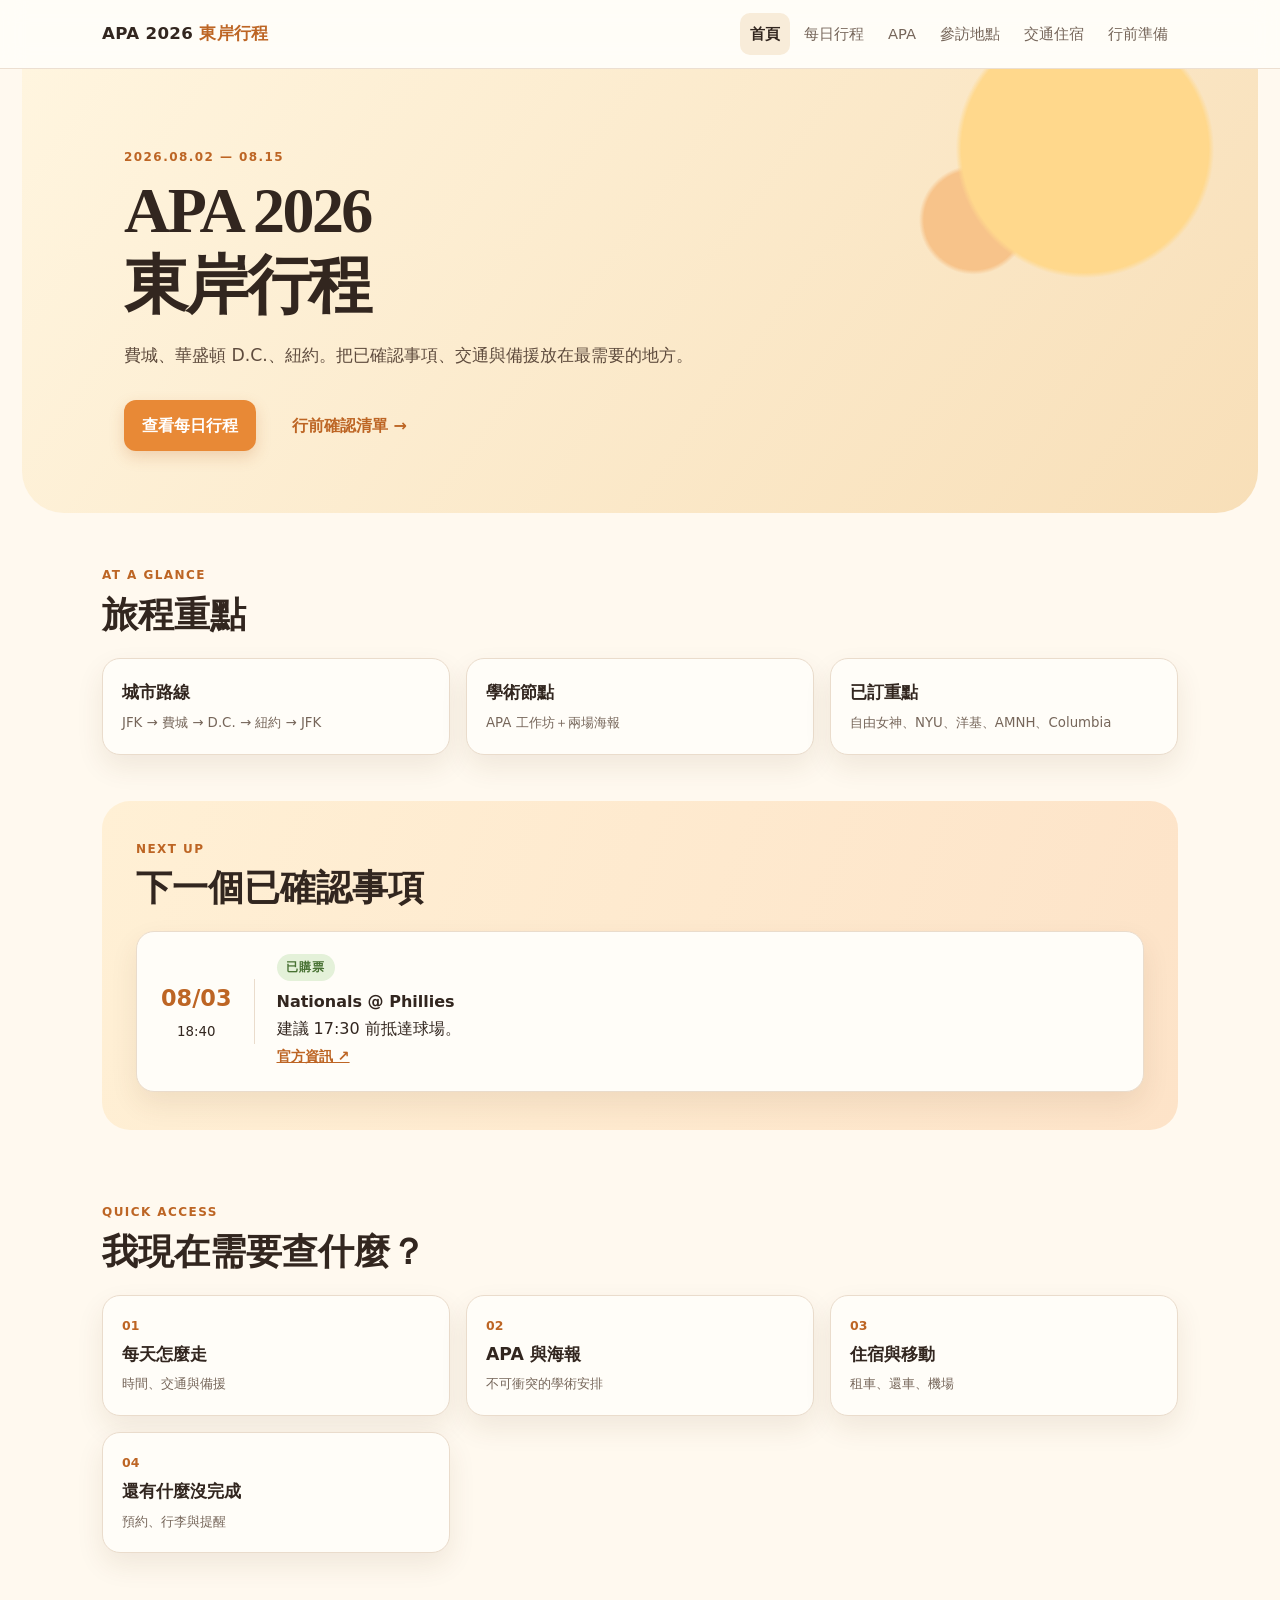
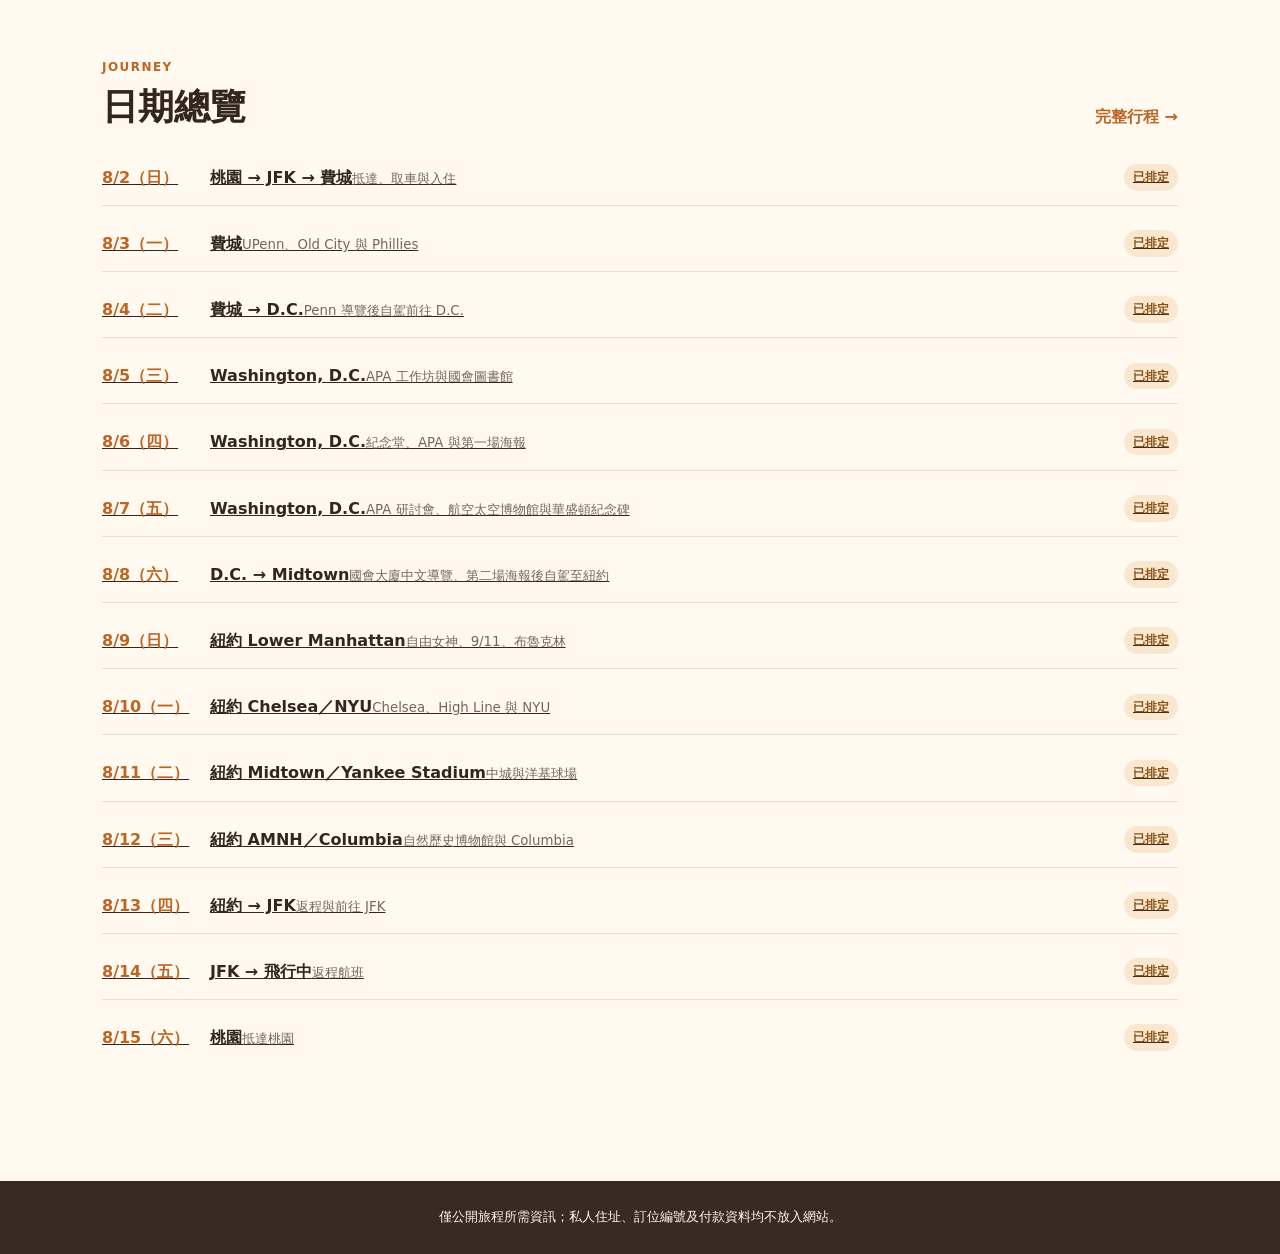
<file: index.html>
<!doctype html>
<html lang="zh-Hant">
<head>
  <meta charset="utf-8">
  <meta name="viewport" content="width=device-width, initial-scale=1">
  <meta name="theme-color" content="#e88936">
  <meta name="description" content="APA 2026 美國東岸研討會與親子旅遊行程。">
  <title>APA 2026 東岸行程</title>
  <link rel="manifest" href="manifest.webmanifest">
  <link rel="stylesheet" href="style.css">
</head>
<body>
  <header class="site-header"><nav class="nav" aria-label="主要導覽"><a class="brand" href="index.html">APA 2026 <span>東岸行程</span></a><button class="nav-toggle" type="button" aria-expanded="false" aria-controls="navLinks">選單</button><div class="nav-links" id="navLinks"><a aria-current="page" href="index.html">首頁</a><a href="itinerary.html">每日行程</a><a href="apa.html">APA</a><a href="attractions.html">參訪地點</a><a href="logistics.html">交通住宿</a><a href="prep.html">行前準備</a></div></nav></header>
  <main>
    <section class="hero"><p class="eyebrow">2026.08.02 — 08.15</p><h1>APA 2026<br>東岸行程</h1><p>費城、華盛頓 D.C.、紐約。把已確認事項、交通與備援放在最需要的地方。</p><div class="hero-actions"><a class="button primary" href="itinerary.html">查看每日行程</a><a class="button text-button" href="prep.html">行前確認清單 →</a></div></section>
    <section class="section compact-section"><div class="section-heading"><p class="eyebrow">AT A GLANCE</p><h2>旅程重點</h2></div><div class="glance-grid" id="homeGlance" aria-live="polite"></div></section>
    <section class="section warm-panel"><div class="section-heading"><p class="eyebrow">NEXT UP</p><h2>下一個已確認事項</h2></div><div id="nextBooking" class="next-booking" aria-live="polite"></div></section>
    <section class="section"><div class="section-heading"><p class="eyebrow">QUICK ACCESS</p><h2>我現在需要查什麼？</h2></div><div class="quick-link-grid"><a href="itinerary.html"><span>01</span><strong>每天怎麼走</strong><small>時間、交通與備援</small></a><a href="apa.html"><span>02</span><strong>APA 與海報</strong><small>不可衝突的學術安排</small></a><a href="logistics.html"><span>03</span><strong>住宿與移動</strong><small>租車、還車、機場</small></a><a href="prep.html"><span>04</span><strong>還有什麼沒完成</strong><small>預約、行李與提醒</small></a></div></section>
    <section class="section"><div class="section-heading row-heading"><div><p class="eyebrow">JOURNEY</p><h2>日期總覽</h2></div><a class="text-link" href="itinerary.html">完整行程 →</a></div><div id="homeTimeline" class="mini-timeline" aria-live="polite"></div></section>
  </main>
  <footer class="footer">僅公開旅程所需資訊；私人住址、訂位編號及付款資料均不放入網站。</footer>
  <script src="trip-config.js"></script><script src="content-sync.js"></script><script src="script.js"></script>
</body>
</html>
</file>
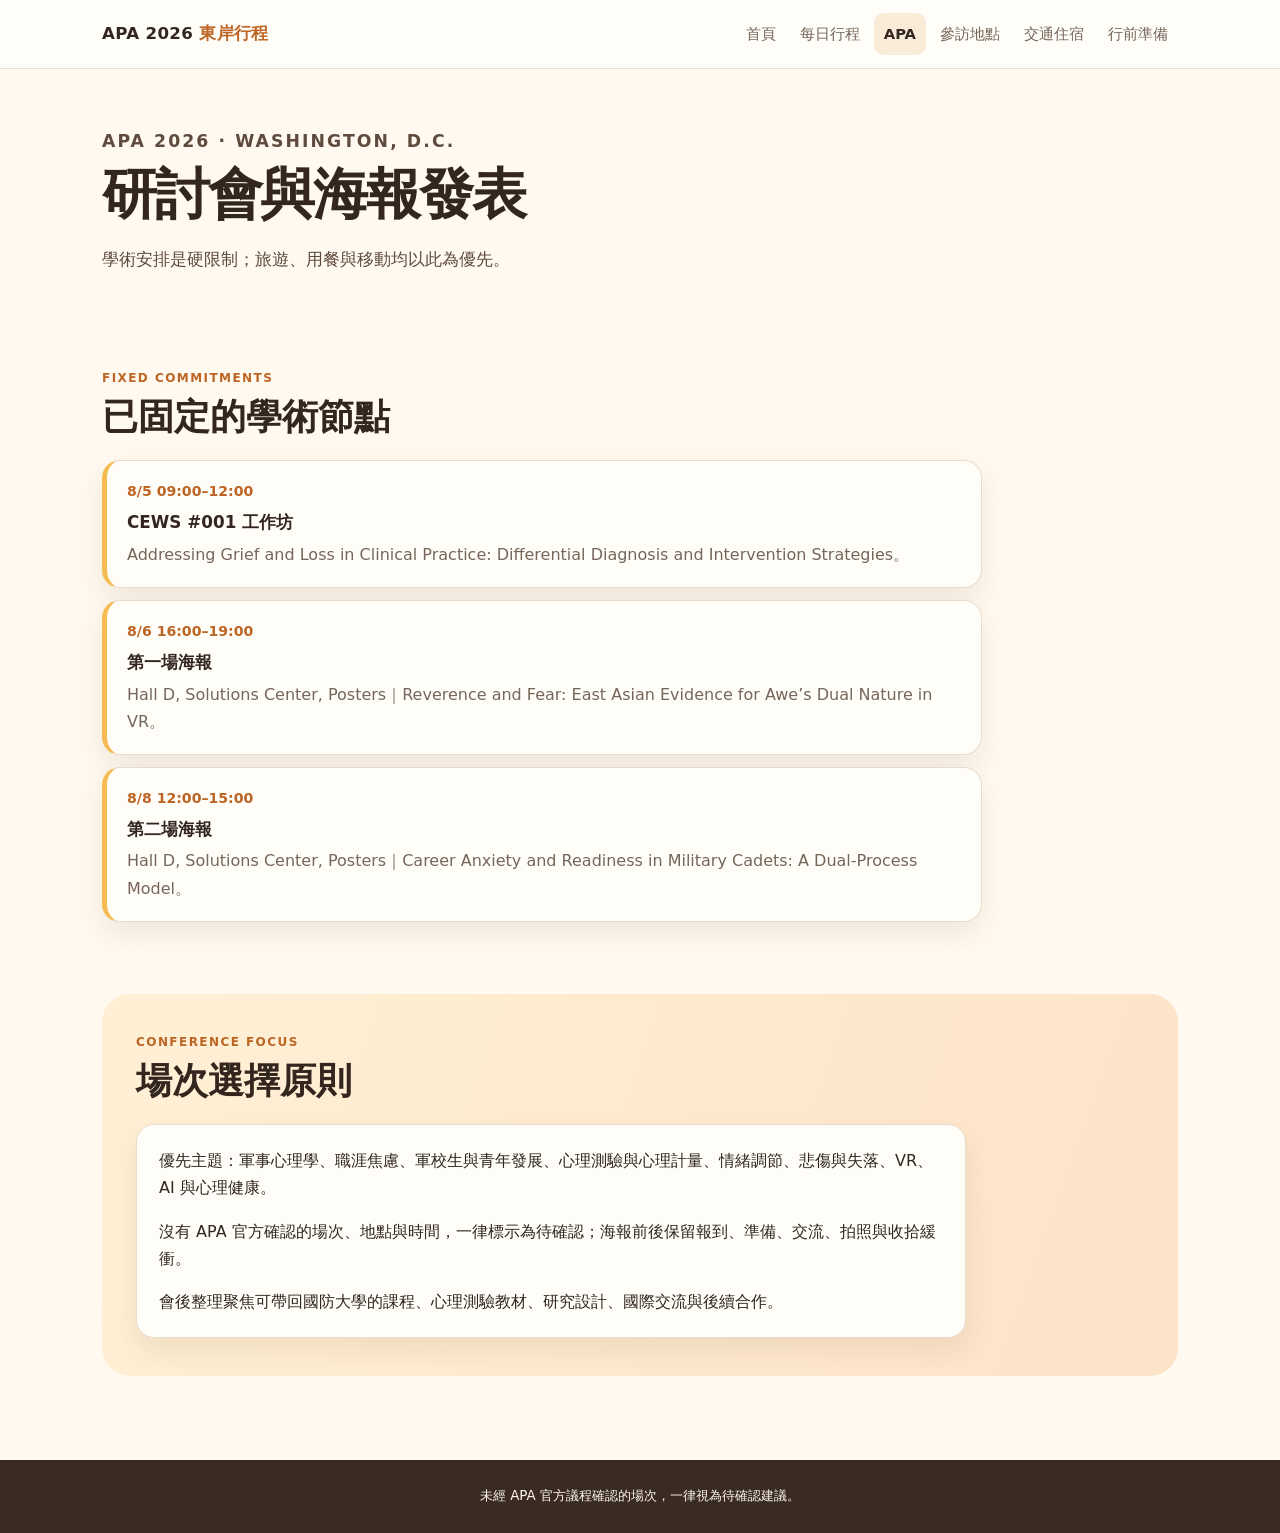
<file: apa.html>
<!doctype html><html lang="zh-Hant"><head><meta charset="utf-8"><meta name="viewport" content="width=device-width, initial-scale=1"><meta name="theme-color" content="#e88936"><title>APA 與海報｜APA 2026</title><link rel="manifest" href="manifest.webmanifest"><link rel="stylesheet" href="style.css"></head><body>
<header class="site-header"><nav class="nav" aria-label="主要導覽"><a class="brand" href="index.html">APA 2026 <span>東岸行程</span></a><button class="nav-toggle" type="button" aria-expanded="false" aria-controls="navLinks">選單</button><div class="nav-links" id="navLinks"><a href="index.html">首頁</a><a href="itinerary.html">每日行程</a><a aria-current="page" href="apa.html">APA</a><a href="attractions.html">參訪地點</a><a href="logistics.html">交通住宿</a><a href="prep.html">行前準備</a></div></nav></header>
<main><section class="page-hero"><p class="eyebrow">APA 2026 · WASHINGTON, D.C.</p><h1>研討會與海報發表</h1><p>學術安排是硬限制；旅遊、用餐與移動均以此為優先。</p></section><section class="section"><div class="section-heading"><p class="eyebrow">FIXED COMMITMENTS</p><h2>已固定的學術節點</h2></div><div id="apaCommitments" class="feature-list"></div></section><section class="section warm-panel"><div class="section-heading"><p class="eyebrow">CONFERENCE FOCUS</p><h2>場次選擇原則</h2></div><div id="apaFocus" class="prose-card"></div></section></main><footer class="footer">未經 APA 官方議程確認的場次，一律視為待確認建議。</footer><script src="trip-config.js"></script><script src="content-sync.js"></script><script src="script.js"></script></body></html>
</file>
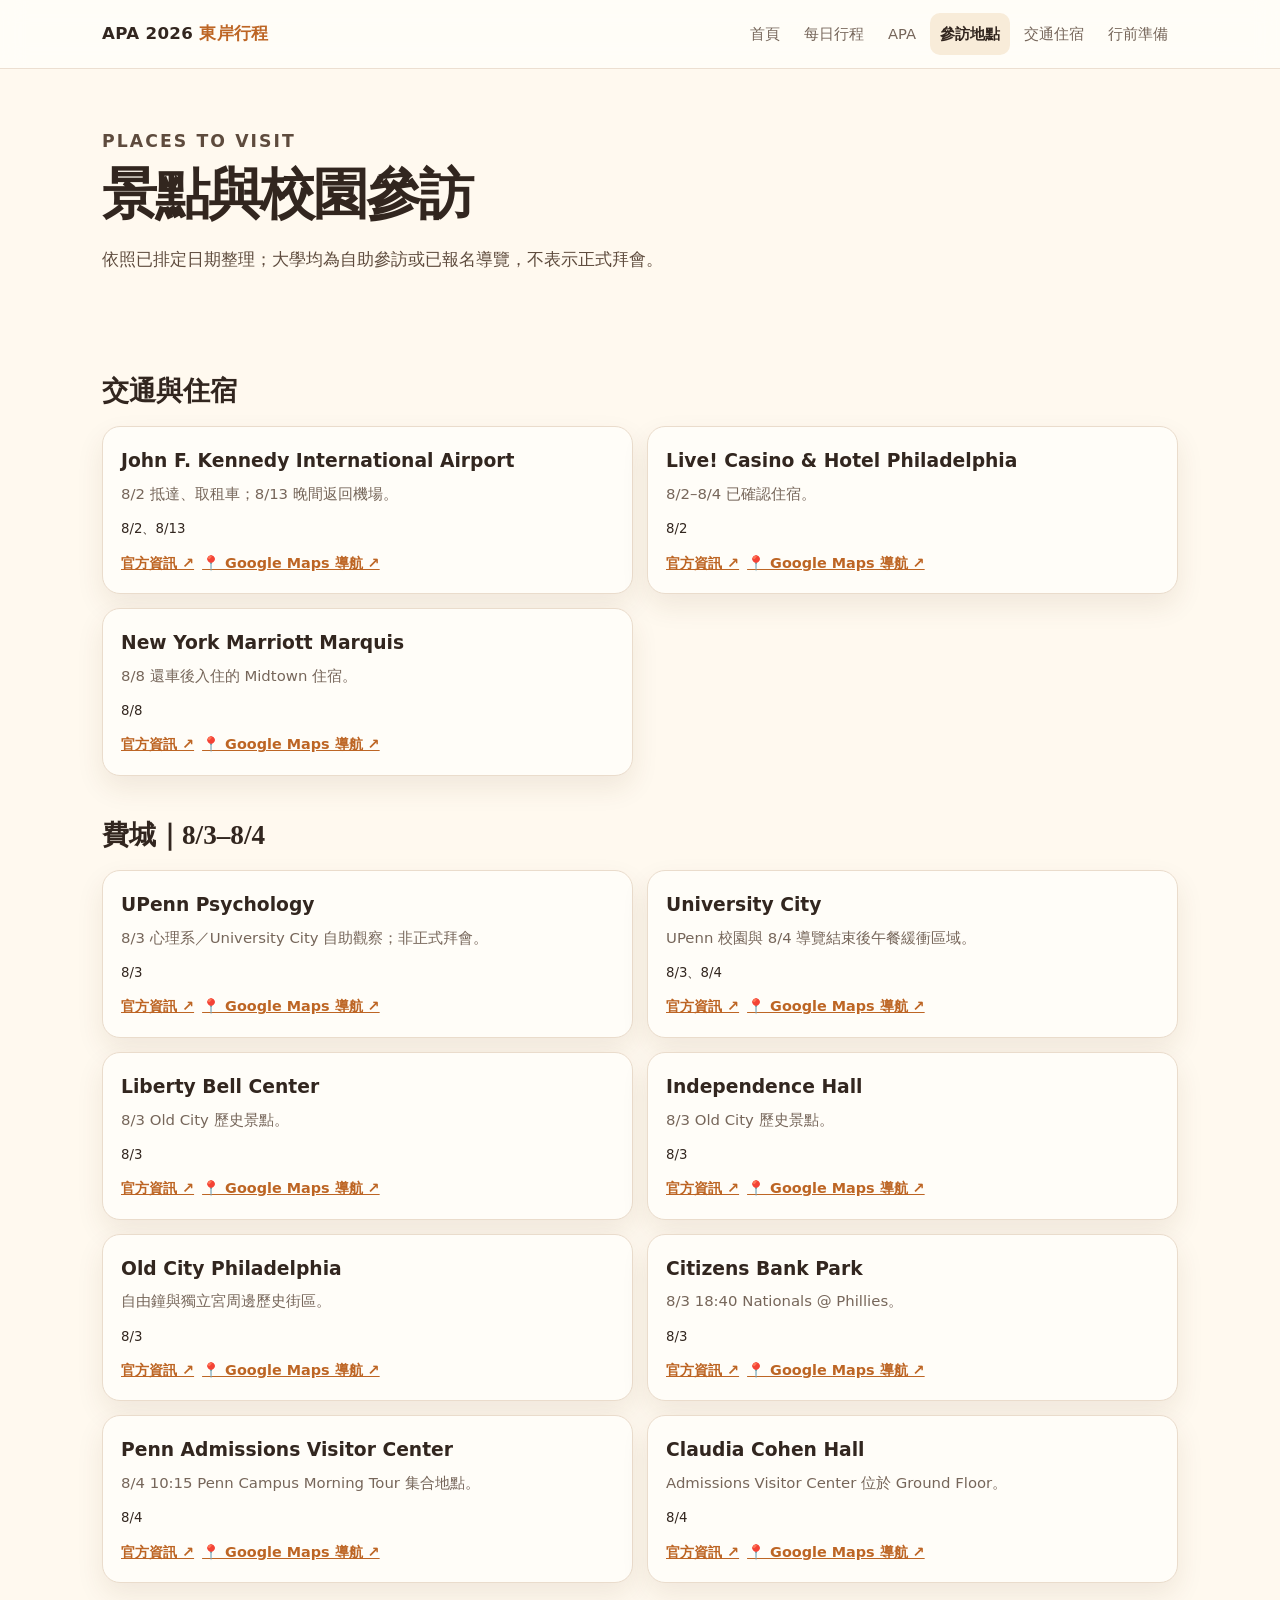
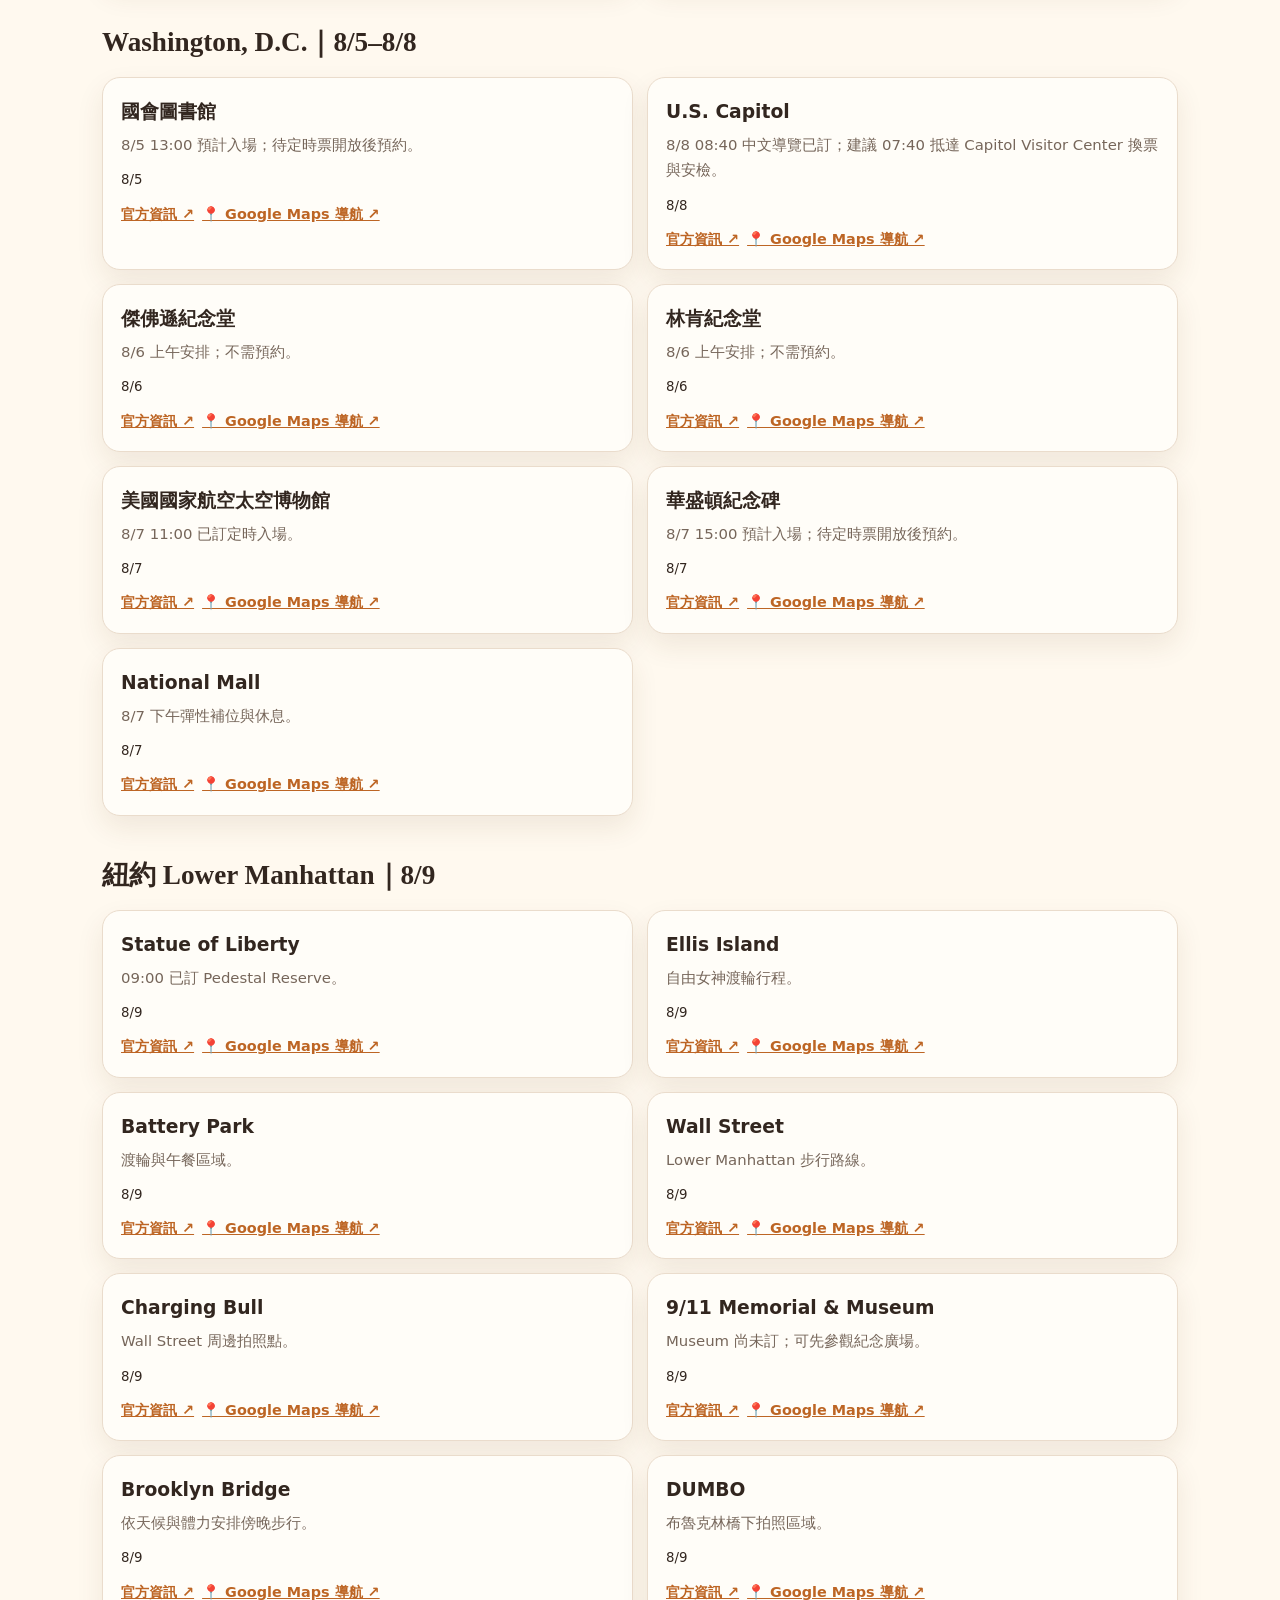
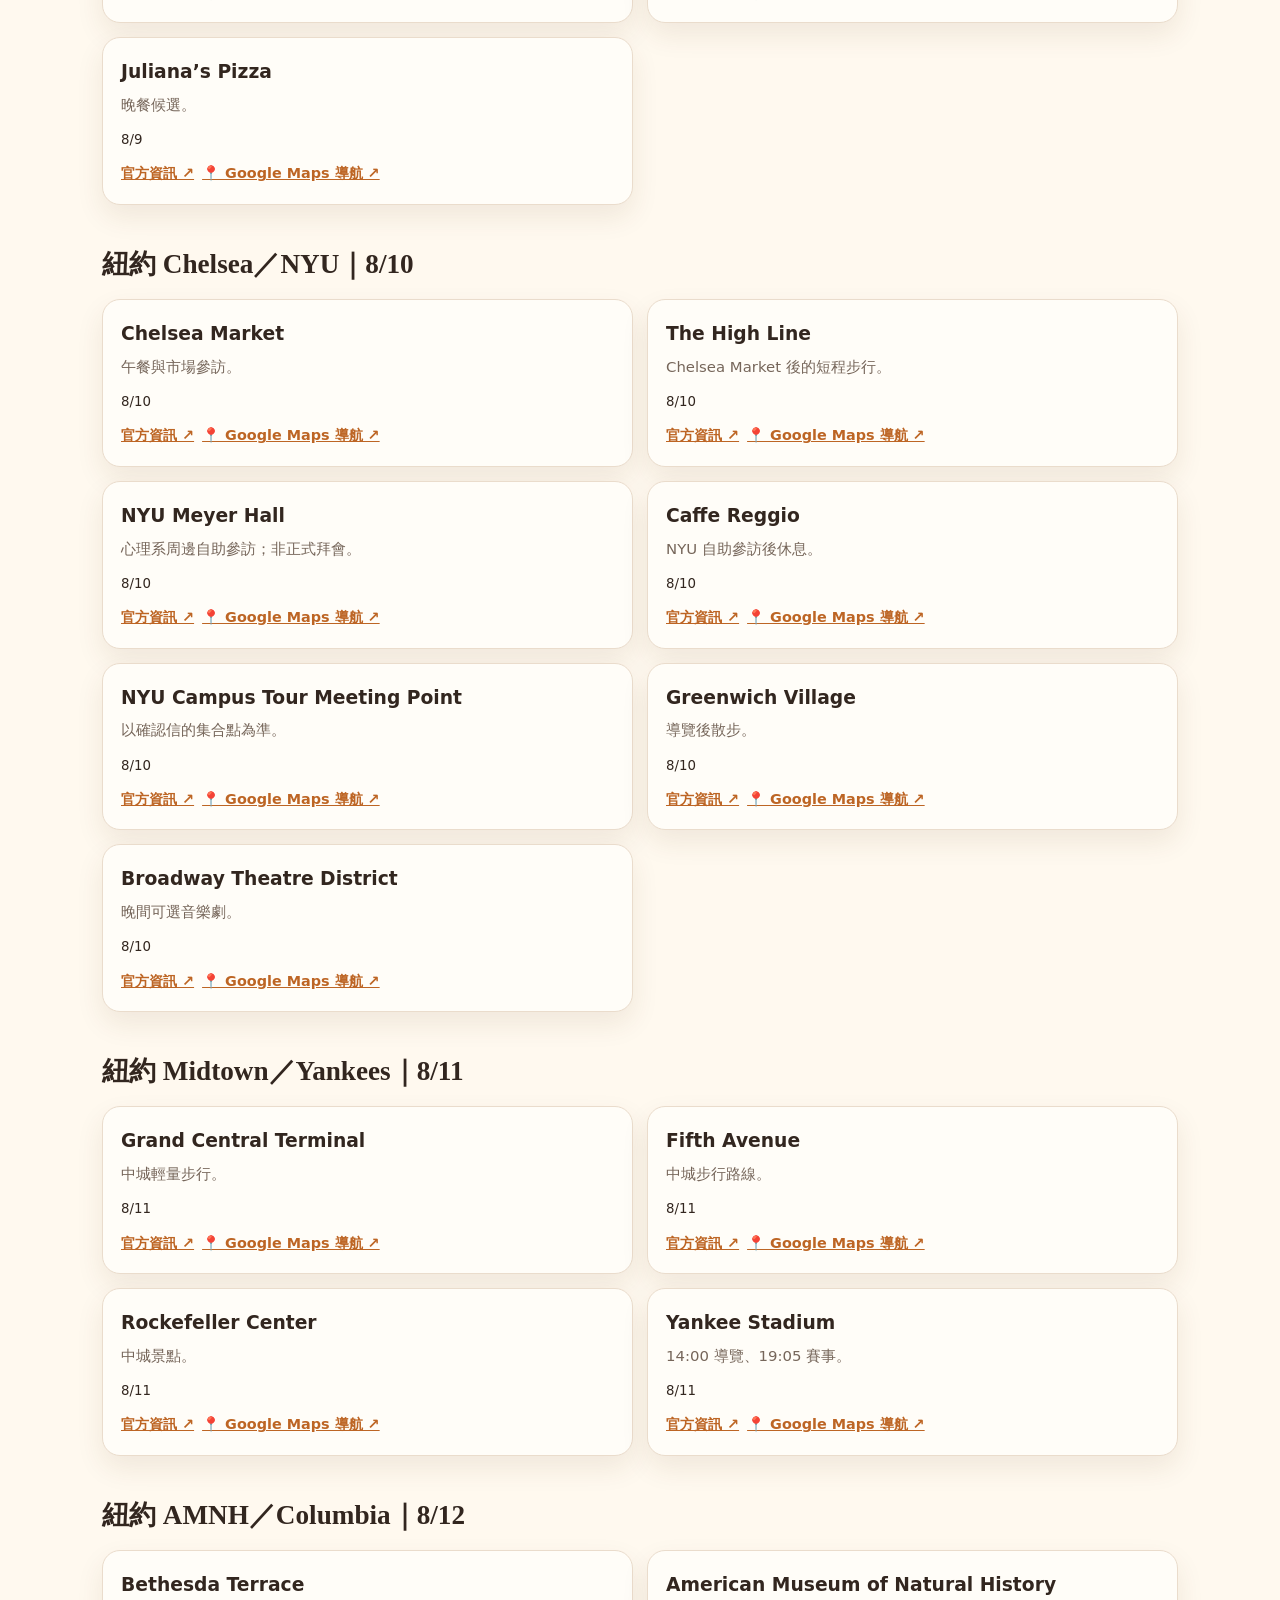
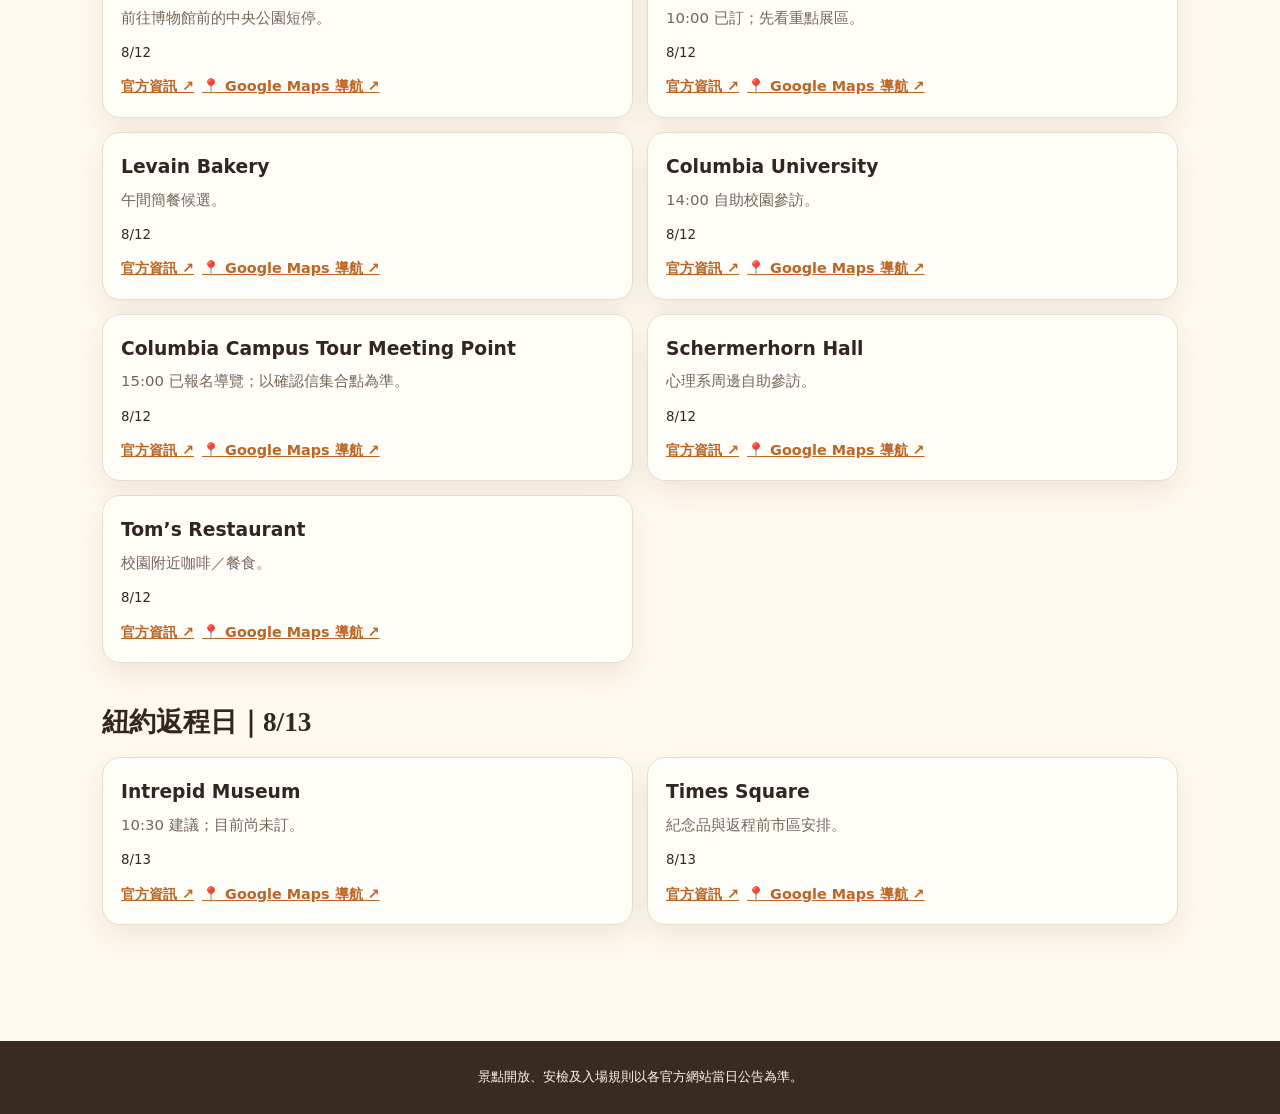
<file: attractions.html>
<!doctype html><html lang="zh-Hant"><head><meta charset="utf-8"><meta name="viewport" content="width=device-width, initial-scale=1"><meta name="theme-color" content="#e88936"><title>參訪地點｜APA 2026</title><link rel="manifest" href="manifest.webmanifest"><link rel="stylesheet" href="style.css"></head><body>
<header class="site-header"><nav class="nav" aria-label="主要導覽"><a class="brand" href="index.html">APA 2026 <span>東岸行程</span></a><button class="nav-toggle" type="button" aria-expanded="false" aria-controls="navLinks">選單</button><div class="nav-links" id="navLinks"><a href="index.html">首頁</a><a href="itinerary.html">每日行程</a><a href="apa.html">APA</a><a aria-current="page" href="attractions.html">參訪地點</a><a href="logistics.html">交通住宿</a><a href="prep.html">行前準備</a></div></nav></header>
<main><section class="page-hero"><p class="eyebrow">PLACES TO VISIT</p><h1>景點與校園參訪</h1><p>依照已排定日期整理；大學均為自助參訪或已報名導覽，不表示正式拜會。</p></section><section class="section"><div id="attractionGroups" class="place-groups" aria-live="polite"></div></section></main><footer class="footer">景點開放、安檢及入場規則以各官方網站當日公告為準。</footer><script src="trip-config.js"></script><script src="content-sync.js"></script><script src="script.js"></script></body></html>
</file>
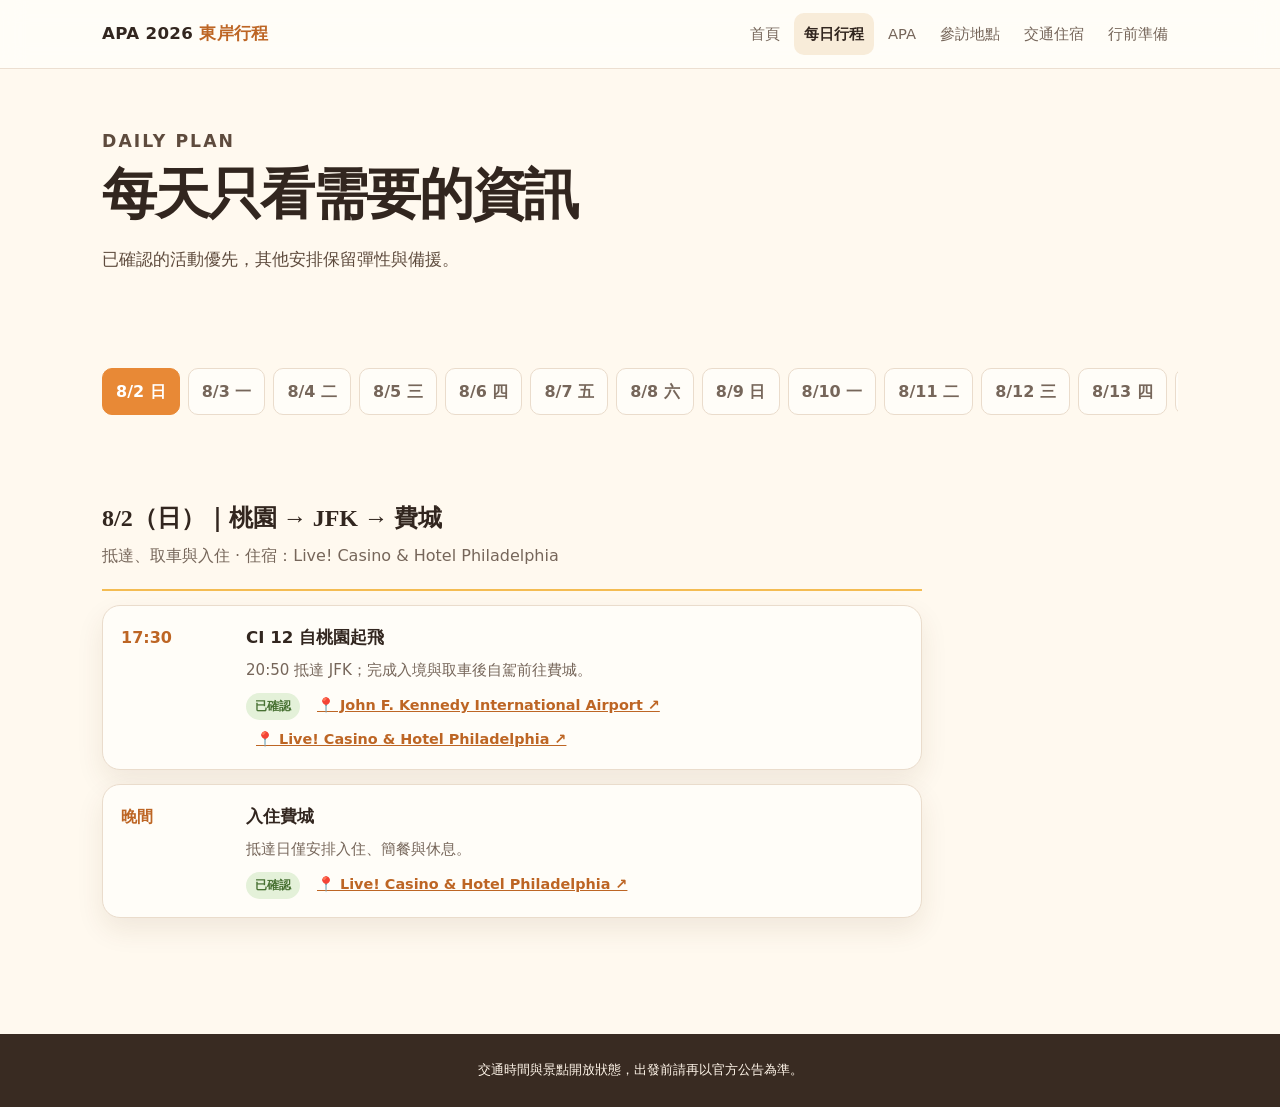
<file: itinerary.html>
<!doctype html><html lang="zh-Hant"><head><meta charset="utf-8"><meta name="viewport" content="width=device-width, initial-scale=1"><meta name="theme-color" content="#e88936"><title>每日行程｜APA 2026</title><link rel="manifest" href="manifest.webmanifest"><link rel="stylesheet" href="style.css"></head><body>
<header class="site-header"><nav class="nav" aria-label="主要導覽"><a class="brand" href="index.html">APA 2026 <span>東岸行程</span></a><button class="nav-toggle" type="button" aria-expanded="false" aria-controls="navLinks">選單</button><div class="nav-links" id="navLinks"><a href="index.html">首頁</a><a aria-current="page" href="itinerary.html">每日行程</a><a href="apa.html">APA</a><a href="attractions.html">參訪地點</a><a href="logistics.html">交通住宿</a><a href="prep.html">行前準備</a></div></nav></header>
<main><section class="page-hero"><p class="eyebrow">DAILY PLAN</p><h1>每天只看需要的資訊</h1><p>已確認的活動優先，其他安排保留彈性與備援。</p></section><section class="section compact-section"><div class="day-tabs" id="dayTabs" aria-label="日期選擇"></div></section><section class="section"><div id="daySchedule" class="day-schedule" aria-live="polite"></div></section></main><footer class="footer">交通時間與景點開放狀態，出發前請再以官方公告為準。</footer><script src="trip-config.js"></script><script src="content-sync.js"></script><script src="script.js"></script></body></html>
</file>
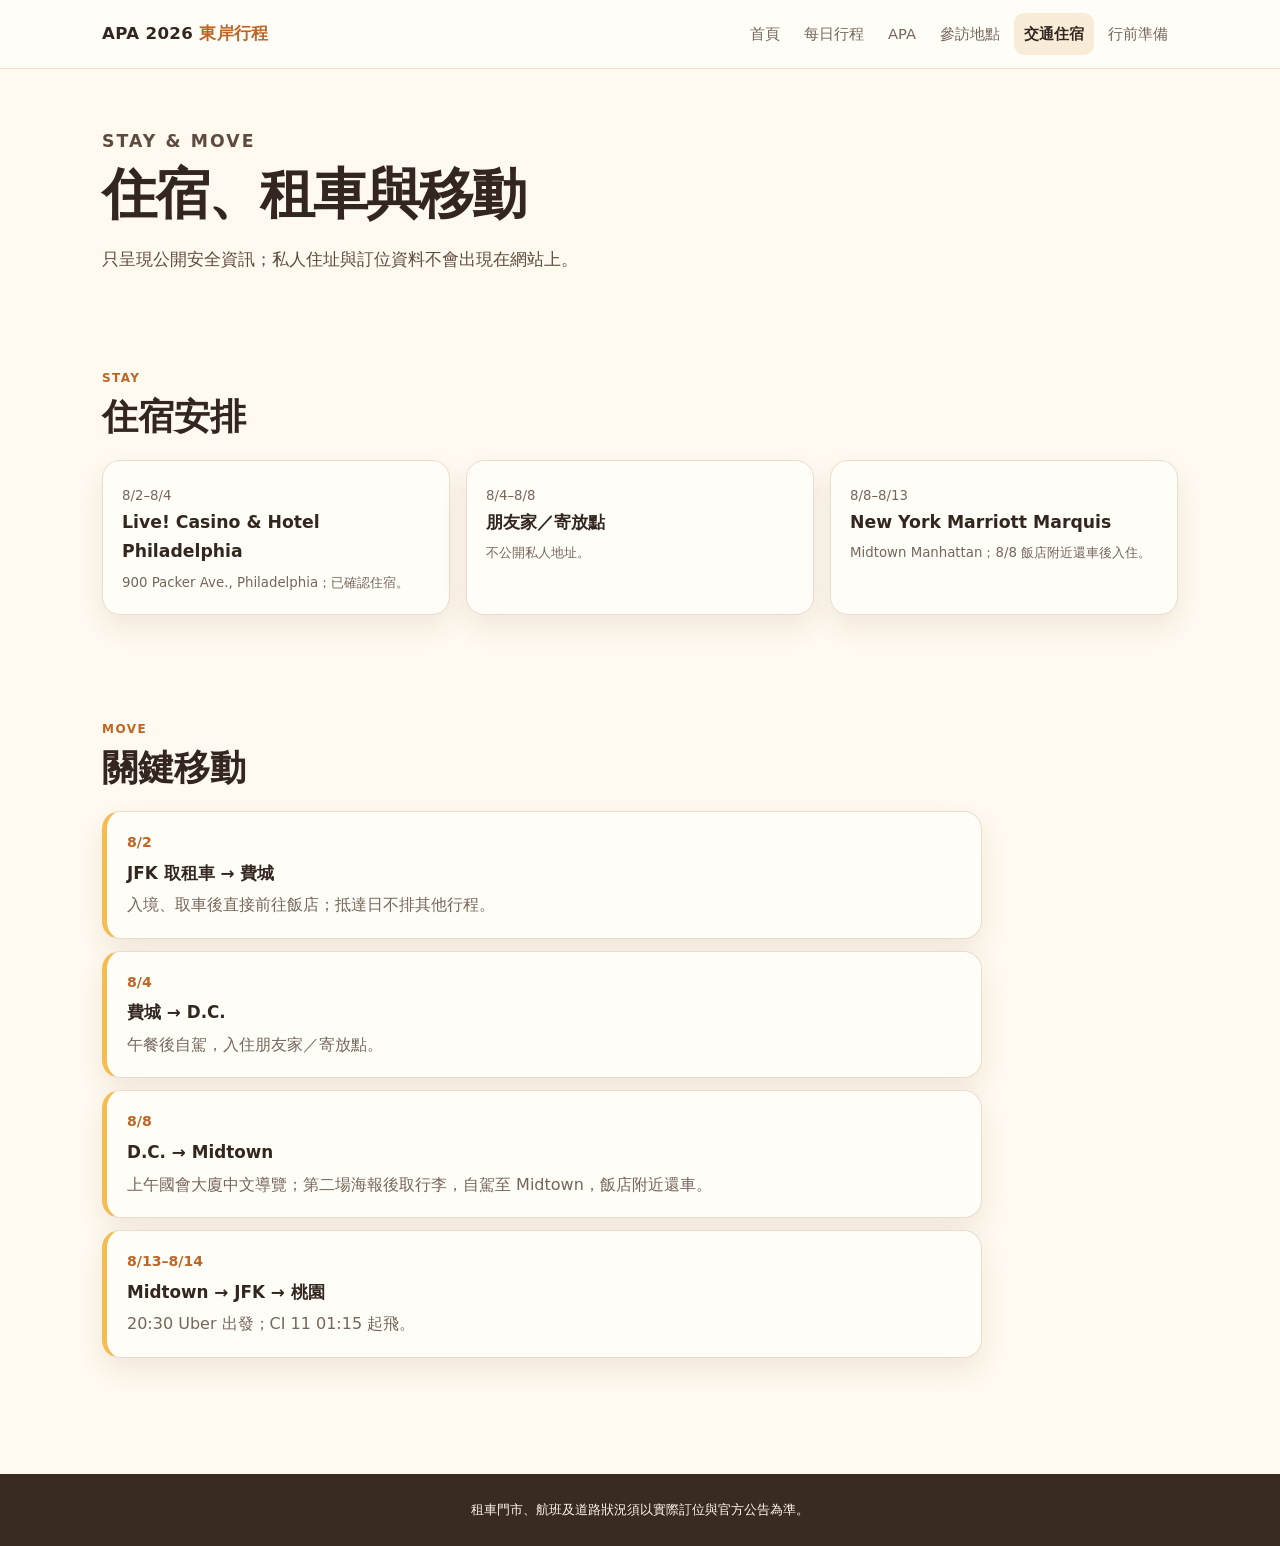
<file: logistics.html>
<!doctype html><html lang="zh-Hant"><head><meta charset="utf-8"><meta name="viewport" content="width=device-width, initial-scale=1"><meta name="theme-color" content="#e88936"><title>交通住宿｜APA 2026</title><link rel="manifest" href="manifest.webmanifest"><link rel="stylesheet" href="style.css"></head><body>
<header class="site-header"><nav class="nav" aria-label="主要導覽"><a class="brand" href="index.html">APA 2026 <span>東岸行程</span></a><button class="nav-toggle" type="button" aria-expanded="false" aria-controls="navLinks">選單</button><div class="nav-links" id="navLinks"><a href="index.html">首頁</a><a href="itinerary.html">每日行程</a><a href="apa.html">APA</a><a href="attractions.html">參訪地點</a><a aria-current="page" href="logistics.html">交通住宿</a><a href="prep.html">行前準備</a></div></nav></header>
<main><section class="page-hero"><p class="eyebrow">STAY &amp; MOVE</p><h1>住宿、租車與移動</h1><p>只呈現公開安全資訊；私人住址與訂位資料不會出現在網站上。</p></section><section class="section"><div class="section-heading"><p class="eyebrow">STAY</p><h2>住宿安排</h2></div><div id="lodgingList" class="info-grid"></div></section><section class="section"><div class="section-heading"><p class="eyebrow">MOVE</p><h2>關鍵移動</h2></div><div id="transportList" class="feature-list"></div></section></main><footer class="footer">租車門市、航班及道路狀況須以實際訂位與官方公告為準。</footer><script src="trip-config.js"></script><script src="content-sync.js"></script><script src="script.js"></script></body></html>
</file>
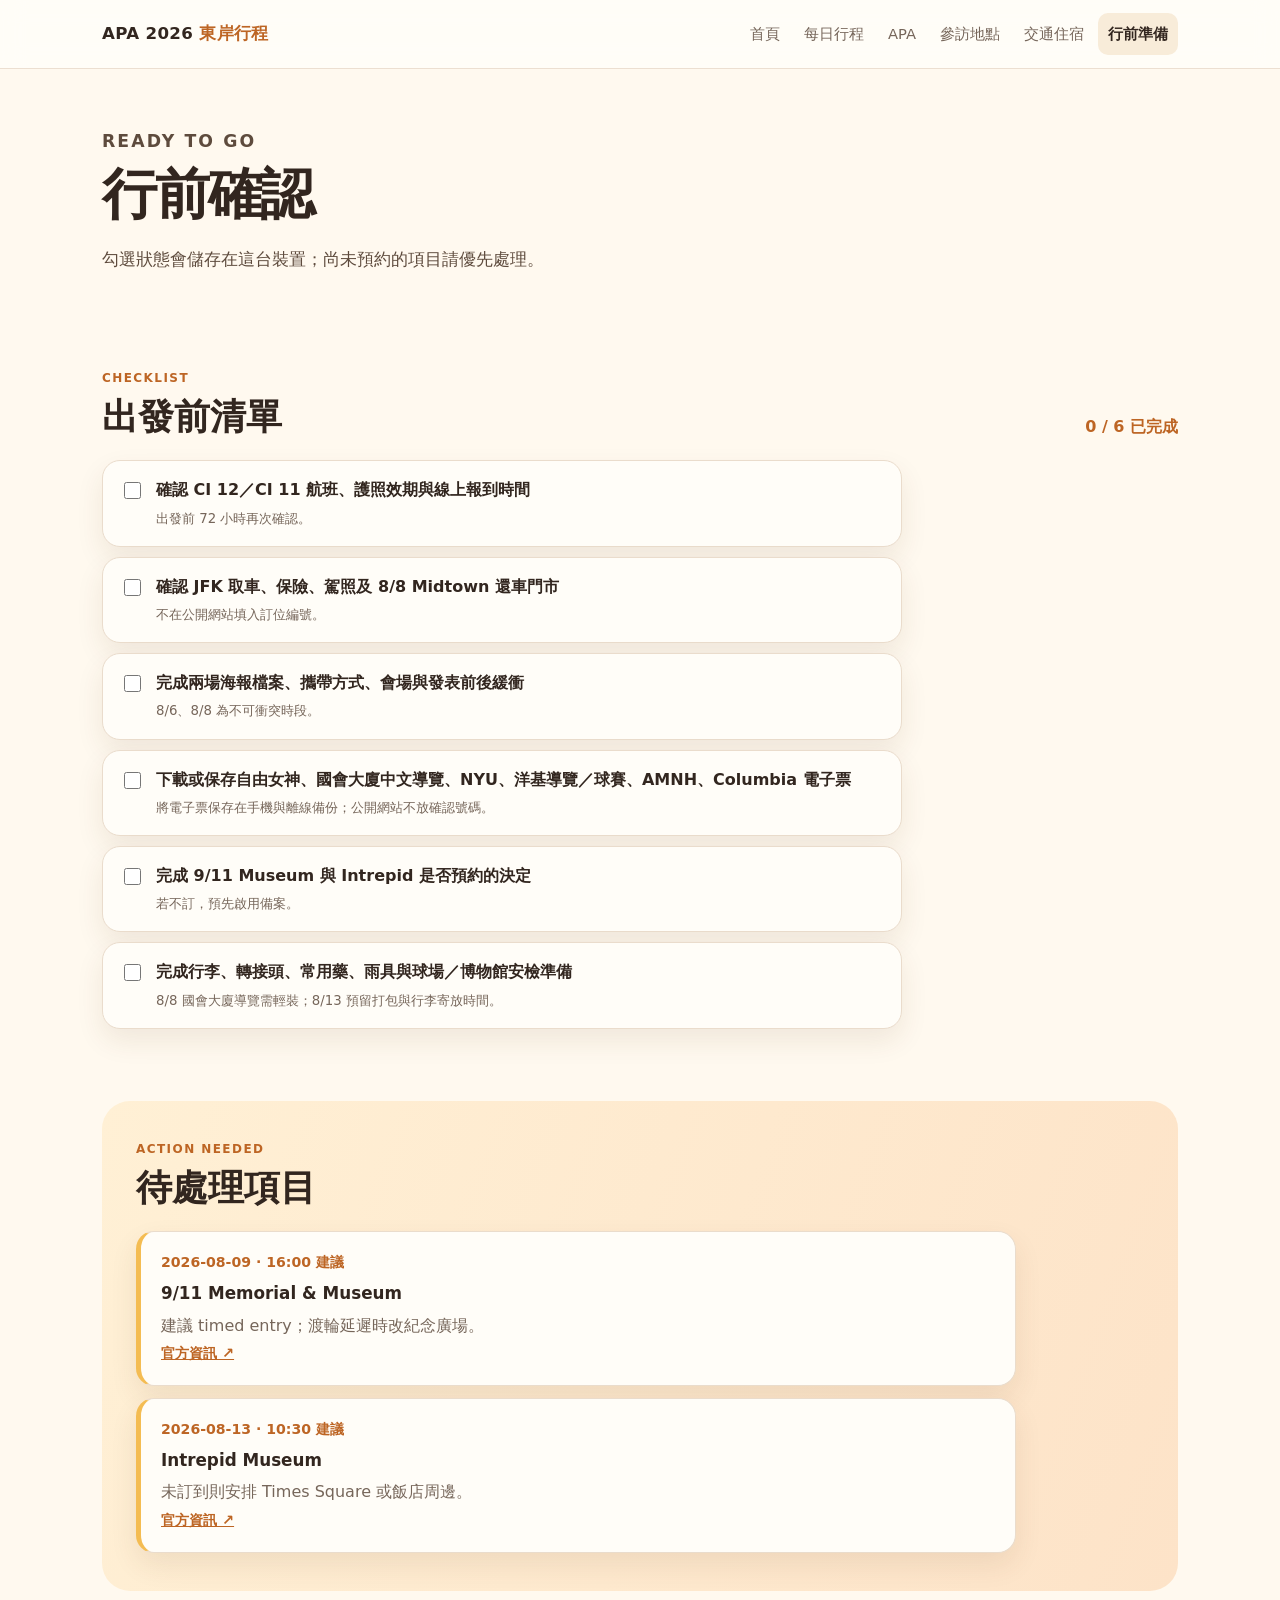
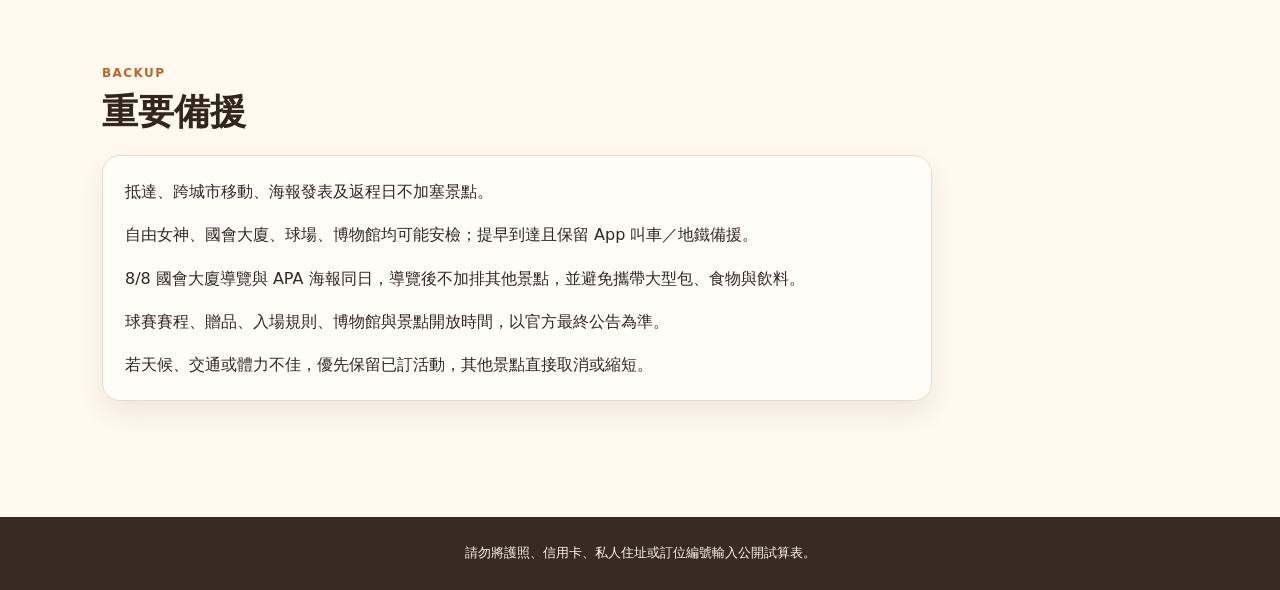
<file: prep.html>
<!doctype html><html lang="zh-Hant"><head><meta charset="utf-8"><meta name="viewport" content="width=device-width, initial-scale=1"><meta name="theme-color" content="#e88936"><title>行前準備｜APA 2026</title><link rel="manifest" href="manifest.webmanifest"><link rel="stylesheet" href="style.css"></head><body>
<header class="site-header"><nav class="nav" aria-label="主要導覽"><a class="brand" href="index.html">APA 2026 <span>東岸行程</span></a><button class="nav-toggle" type="button" aria-expanded="false" aria-controls="navLinks">選單</button><div class="nav-links" id="navLinks"><a href="index.html">首頁</a><a href="itinerary.html">每日行程</a><a href="apa.html">APA</a><a href="attractions.html">參訪地點</a><a href="logistics.html">交通住宿</a><a aria-current="page" href="prep.html">行前準備</a></div></nav></header>
<main><section class="page-hero"><p class="eyebrow">READY TO GO</p><h1>行前確認</h1><p>勾選狀態會儲存在這台裝置；尚未預約的項目請優先處理。</p></section><section class="section"><div class="section-heading row-heading"><div><p class="eyebrow">CHECKLIST</p><h2>出發前清單</h2></div><span id="checkProgress" class="progress-label"></span></div><div id="checklist" class="checklist" aria-live="polite"></div></section><section class="section warm-panel"><div class="section-heading"><p class="eyebrow">ACTION NEEDED</p><h2>待處理項目</h2></div><div id="pendingBookings" class="feature-list"></div></section><section class="section"><div class="section-heading"><p class="eyebrow">BACKUP</p><h2>重要備援</h2></div><div id="riskList" class="prose-card"></div></section></main><footer class="footer">請勿將護照、信用卡、私人住址或訂位編號輸入公開試算表。</footer><script src="trip-config.js"></script><script src="content-sync.js"></script><script src="script.js"></script></body></html>
</file>
<file: style.css>
:root { --cream:#fff9ef; --paper:#fffdf8; --sand:#f8ecd9; --orange:#e88936; --orange-dark:#bd6524; --gold:#f4bc52; --peach:#f7d2bd; --brown:#32261f; --muted:#76665a; --line:#eadccc; --shadow:0 12px 28px rgba(87,53,25,.09); --radius:18px; }
*{box-sizing:border-box} html{scroll-behavior:smooth} body{margin:0;background:var(--cream);color:var(--brown);font-family:"Noto Sans TC","Microsoft JhengHei",system-ui,sans-serif;line-height:1.7} a{color:inherit} .site-header{position:sticky;top:0;z-index:20;background:rgba(255,253,248,.94);backdrop-filter:blur(12px);border-bottom:1px solid rgba(234,220,204,.9)} .nav{max-width:1120px;margin:auto;min-height:68px;padding:0 22px;display:flex;align-items:center;justify-content:space-between;gap:18px}.brand{font-size:1.04rem;font-weight:800;text-decoration:none;letter-spacing:.02em}.brand span{color:var(--orange-dark)}.nav-links{display:flex;align-items:center;gap:4px}.nav-links a{padding:8px 10px;border-radius:10px;text-decoration:none;color:var(--muted);font-size:.92rem}.nav-links a:hover,.nav-links a[aria-current="page"]{background:var(--sand);color:var(--brown);font-weight:700}.nav-toggle{display:none;border:0;background:var(--sand);padding:8px 12px;border-radius:10px;color:var(--brown);font:inherit}
main{max-width:1120px;margin:auto;padding:0 22px 64px}.hero{min-height:390px;padding:78px 7% 62px;background:radial-gradient(circle at 86% 18%,#ffd88c 0 11%,transparent 11.5%),radial-gradient(circle at 77% 34%,#f7c38a 0 5%,transparent 5.5%),linear-gradient(126deg,#fff5df,#f8dfb8);margin:0 calc((1120px - 100vw)/2);padding-left:max(7%,calc((100vw - 1120px)/2 + 22px));padding-right:max(7%,calc((100vw - 1120px)/2 + 22px));border-radius:0 0 42px 42px}.hero>*{max-width:630px}.eyebrow{margin:0 0 7px;color:var(--orange-dark);font-weight:800;font-size:.75rem;letter-spacing:.12em}.hero h1,.page-hero h1{font-family:Georgia,"Noto Serif TC",serif;font-size:clamp(2.25rem,5vw,4.15rem);line-height:1.16;margin:0 0 18px;letter-spacing:-.04em}.hero>p:not(.eyebrow),.page-hero>p{font-size:1.08rem;color:#5e4b3d;max-width:570px}.hero-actions{display:flex;align-items:center;gap:18px;margin-top:30px}.button{display:inline-block;text-decoration:none;font-weight:800;padding:12px 18px;border-radius:12px}.primary{background:var(--orange);color:white;box-shadow:0 6px 15px rgba(189,101,36,.22)}.text-button,.text-link{color:var(--orange-dark);font-weight:800;text-decoration:none}.section{padding:52px 0}.compact-section{padding-bottom:26px}.section-heading{margin-bottom:20px}.section-heading h2{font-family:Georgia,"Noto Serif TC",serif;font-size:clamp(1.65rem,3vw,2.25rem);line-height:1.25;margin:0}.row-heading{display:flex;justify-content:space-between;align-items:end;gap:16px}.glance-grid,.quick-link-grid,.info-grid{display:grid;grid-template-columns:repeat(3,1fr);gap:16px}.glance-card,.info-card,.quick-link-grid a,.place-card,.feature-item,.next-booking,.prose-card,.check-item,.schedule-card{background:var(--paper);border:1px solid var(--line);border-radius:var(--radius);box-shadow:var(--shadow)}.glance-card,.info-card{padding:19px}.glance-card strong,.info-card strong{display:block;font-size:1.08rem}.glance-card small,.info-card small{display:block;color:var(--muted);margin-top:5px}.warm-panel{background:linear-gradient(110deg,#fff0d5,#fde3c8);border-radius:28px;padding:38px 34px;margin:20px 0}.next-booking{padding:22px 24px;display:flex;align-items:center;gap:22px}.next-booking .date-mark{min-width:78px;text-align:center;border-right:1px solid var(--line);padding-right:22px}.date-mark strong{display:block;font-size:1.4rem;color:var(--orange-dark)}.status{display:inline-block;border-radius:99px;padding:3px 9px;font-size:.76rem;font-weight:800;white-space:nowrap;background:#f9e7cf;color:#875116}.status.confirmed{background:#e4f1d9;color:#477132}.status.pending{background:#f9dcd3;color:#994a35}.quick-link-grid a{padding:19px;text-decoration:none;display:grid;gap:4px;transition:transform .18s,box-shadow .18s}.quick-link-grid a:hover{transform:translateY(-3px);box-shadow:0 16px 28px rgba(87,53,25,.14)}.quick-link-grid span{color:var(--orange-dark);font-weight:800;font-size:.78rem}.quick-link-grid strong{font-size:1.08rem}.quick-link-grid small{color:var(--muted)}.mini-timeline{display:grid;gap:10px}.timeline-row{display:grid;grid-template-columns:92px 1fr auto;gap:16px;align-items:center;padding:14px 0;border-bottom:1px solid var(--line)}.timeline-row:last-child{border-bottom:0}.timeline-date{font-weight:800;color:var(--orange-dark)}.timeline-row small{color:var(--muted)}.page-hero{padding:58px 0 24px}.page-hero h1{font-size:clamp(2.25rem,4.5vw,3.45rem)}.day-tabs{display:flex;gap:8px;overflow-x:auto;padding-bottom:5px}.day-tab{flex:0 0 auto;border:1px solid var(--line);background:var(--paper);padding:9px 13px;border-radius:10px;color:var(--muted);font:inherit;font-weight:700;cursor:pointer}.day-tab.active{background:var(--orange);border-color:var(--orange);color:white}.day-schedule{max-width:820px}.day-head{padding-bottom:20px;border-bottom:2px solid var(--gold)}.day-head h2{margin:0;font-family:Georgia,"Noto Serif TC",serif}.day-head p{margin:3px 0 0;color:var(--muted)}.schedule-card{display:grid;grid-template-columns:105px 1fr;gap:20px;padding:18px;margin-top:14px}.schedule-time{font-weight:800;color:var(--orange-dark)}.schedule-card h3{font-size:1.04rem;margin:0 0 5px}.schedule-card p{margin:0;color:var(--muted);font-size:.94rem}.schedule-meta{display:flex;flex-wrap:wrap;gap:7px;margin-top:10px}.official-link{color:var(--orange-dark);font-size:.9rem;font-weight:800}.feature-list{display:grid;gap:12px;max-width:880px}.feature-item{padding:19px 20px;border-left:5px solid var(--gold)}.feature-item h3{margin:0 0 4px;font-size:1.05rem}.feature-item p{margin:0;color:var(--muted)}.feature-item .meta{font-size:.88rem;color:var(--orange-dark);font-weight:800;margin-bottom:4px}.prose-card{padding:22px;max-width:830px}.prose-card p:first-child{margin-top:0}.prose-card p:last-child{margin-bottom:0}.place-groups{display:grid;gap:36px}.place-group h2{font-family:Georgia,"Noto Serif TC",serif;margin:0 0 12px;font-size:1.7rem}.place-group>p{color:var(--muted);margin-top:0}.place-grid{display:grid;grid-template-columns:repeat(2,minmax(0,1fr));gap:14px}.place-card{padding:18px}.place-card h3{margin:0 0 5px}.place-card p{color:var(--muted);font-size:.93rem;margin:0 0 7px}.checklist{display:grid;gap:10px;max-width:800px}.check-item{display:flex;align-items:flex-start;gap:12px;padding:15px 17px;cursor:pointer}.check-item input{margin-top:6px;width:17px;height:17px;accent-color:var(--orange)}.check-item strong{display:block}.check-item small{color:var(--muted)}.check-item.done{opacity:.62}.check-item.done strong{text-decoration:line-through}.progress-label{color:var(--orange-dark);font-weight:800}.footer{padding:25px 22px;background:#392b22;color:#fff5e9;text-align:center;font-size:.84rem}.empty{padding:20px;color:var(--muted);background:var(--paper);border:1px dashed var(--line);border-radius:var(--radius)}
@media(max-width:760px){.nav{min-height:60px;padding:0 16px;position:relative}.nav-toggle{display:block}.nav-links{display:none;position:absolute;left:12px;right:12px;top:57px;padding:9px;background:var(--paper);border:1px solid var(--line);border-radius:14px;box-shadow:var(--shadow);flex-direction:column;align-items:stretch}.nav-links.open{display:flex}.nav-links a{padding:10px 12px}main{padding:0 16px 42px}.hero{margin:0 -16px;padding:58px 27px 48px;border-radius:0 0 30px 30px;min-height:350px}.hero-actions{flex-wrap:wrap;gap:12px}.glance-grid,.quick-link-grid,.info-grid,.place-grid{grid-template-columns:1fr}.section{padding:36px 0}.warm-panel{margin:8px 0;padding:27px 20px;border-radius:20px}.next-booking{align-items:flex-start;gap:14px}.next-booking .date-mark{min-width:54px;padding-right:14px}.timeline-row{grid-template-columns:65px 1fr;gap:10px}.timeline-row .status{display:none}.schedule-card{grid-template-columns:1fr;gap:5px;padding:16px}.page-hero{padding:42px 0 10px}.row-heading{align-items:center}.brand{font-size:.95rem}}
.map-link{color:var(--orange-dark);font-size:.9rem;font-weight:800;margin-left:10px}.place-actions{display:flex;flex-wrap:wrap;gap:8px;margin-top:9px}.place-actions .map-link{margin-left:0}
</file>
